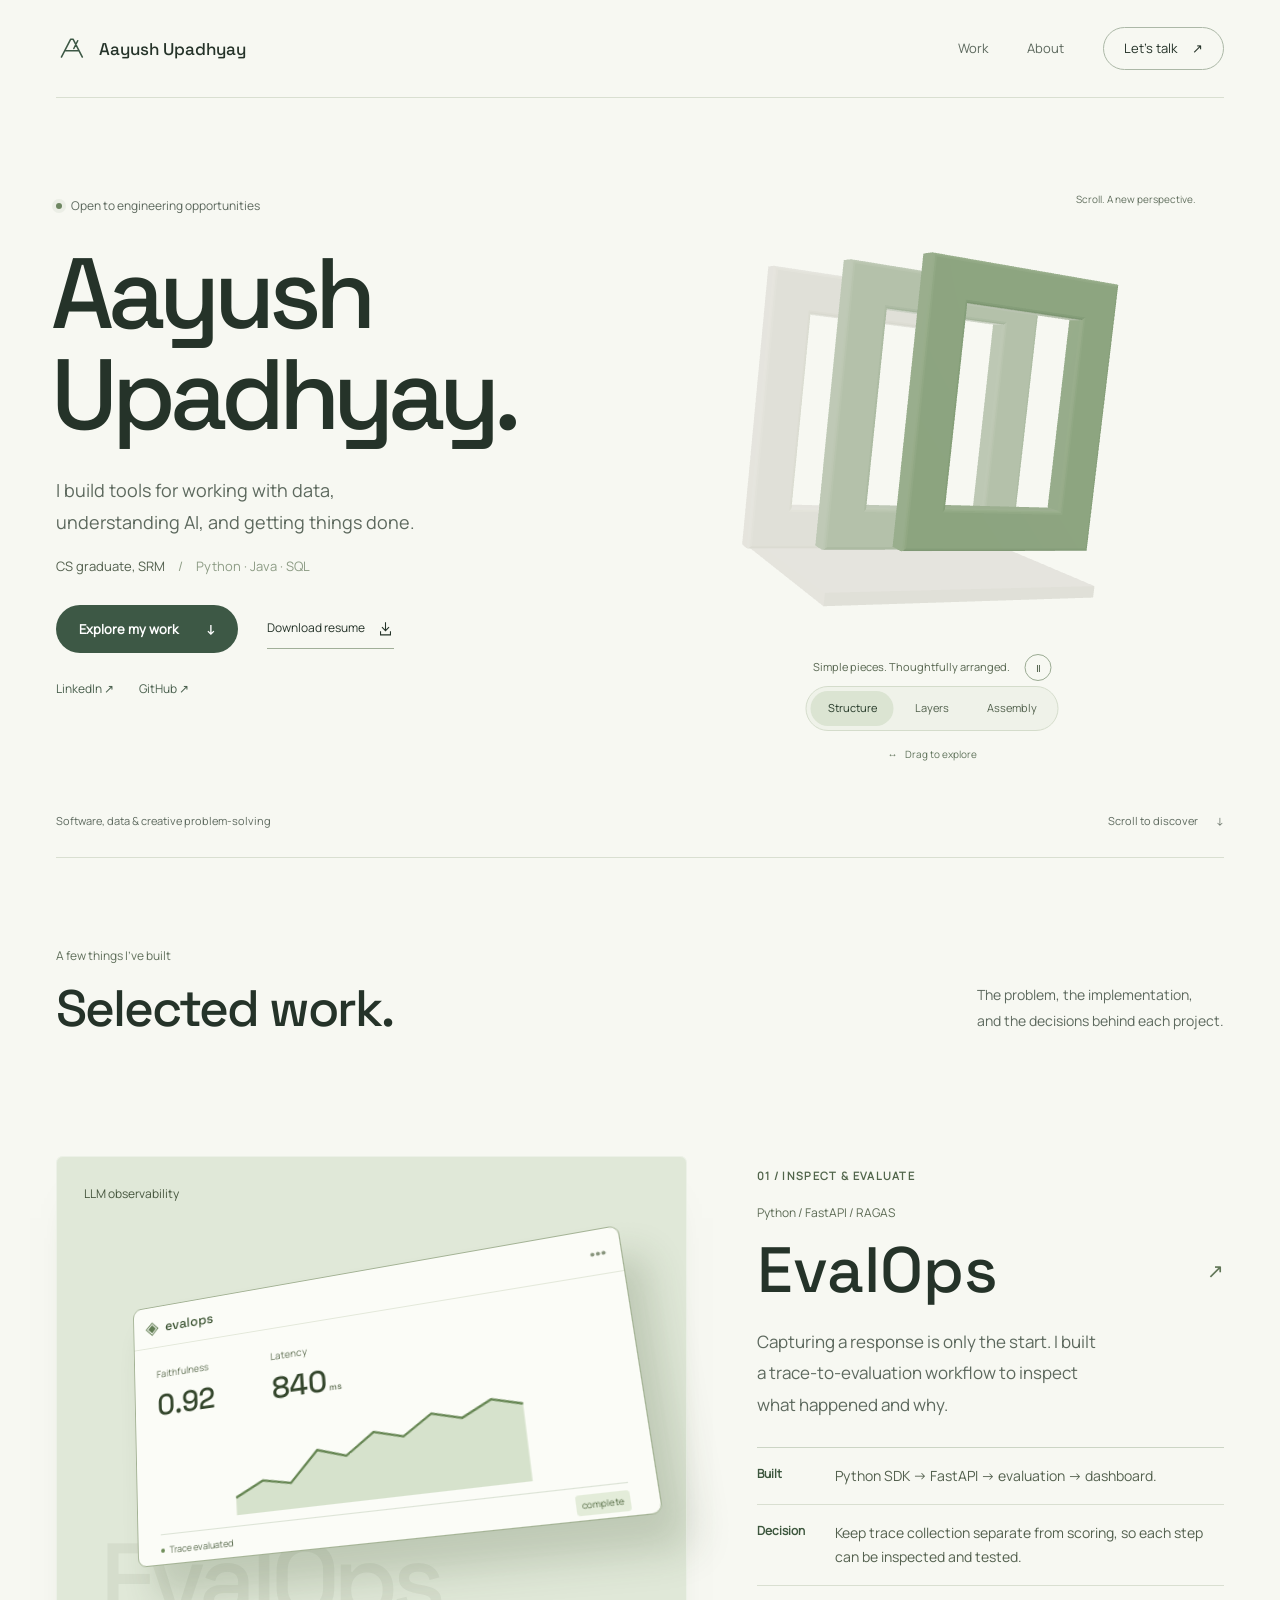
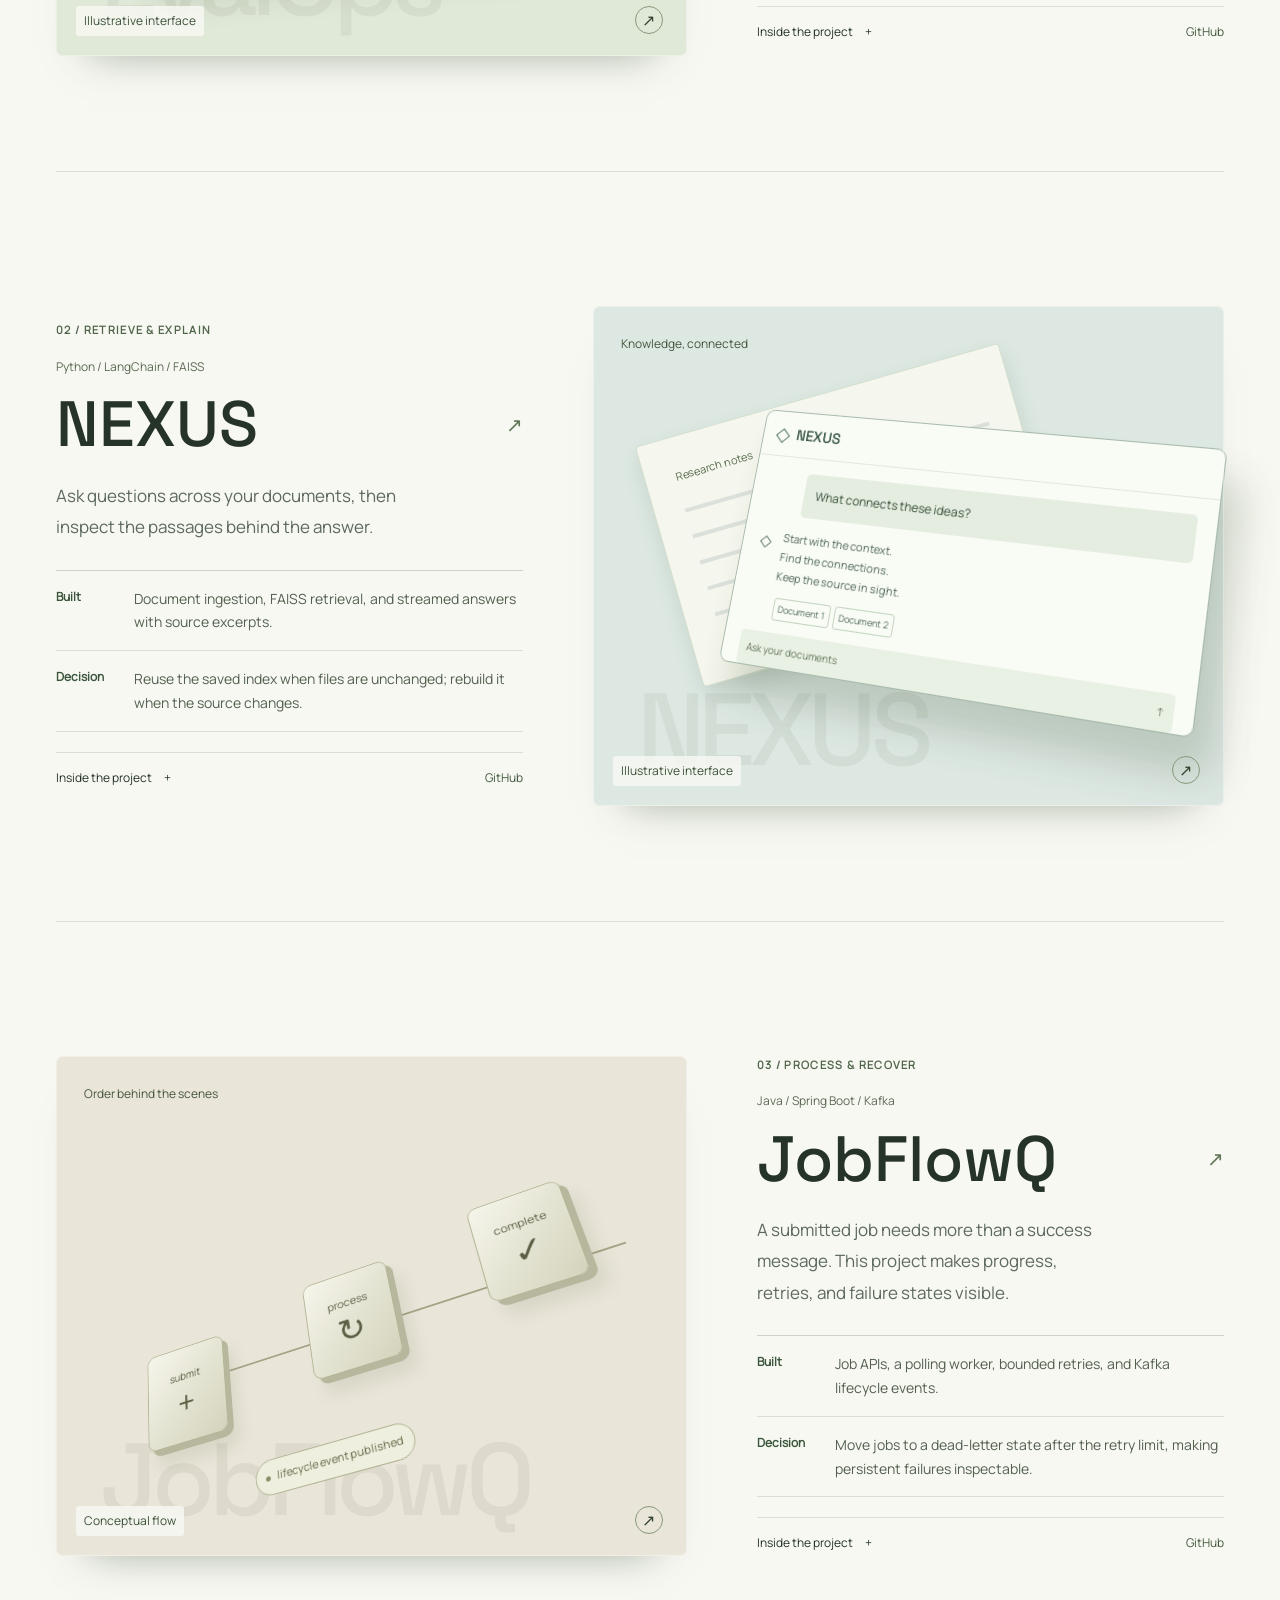
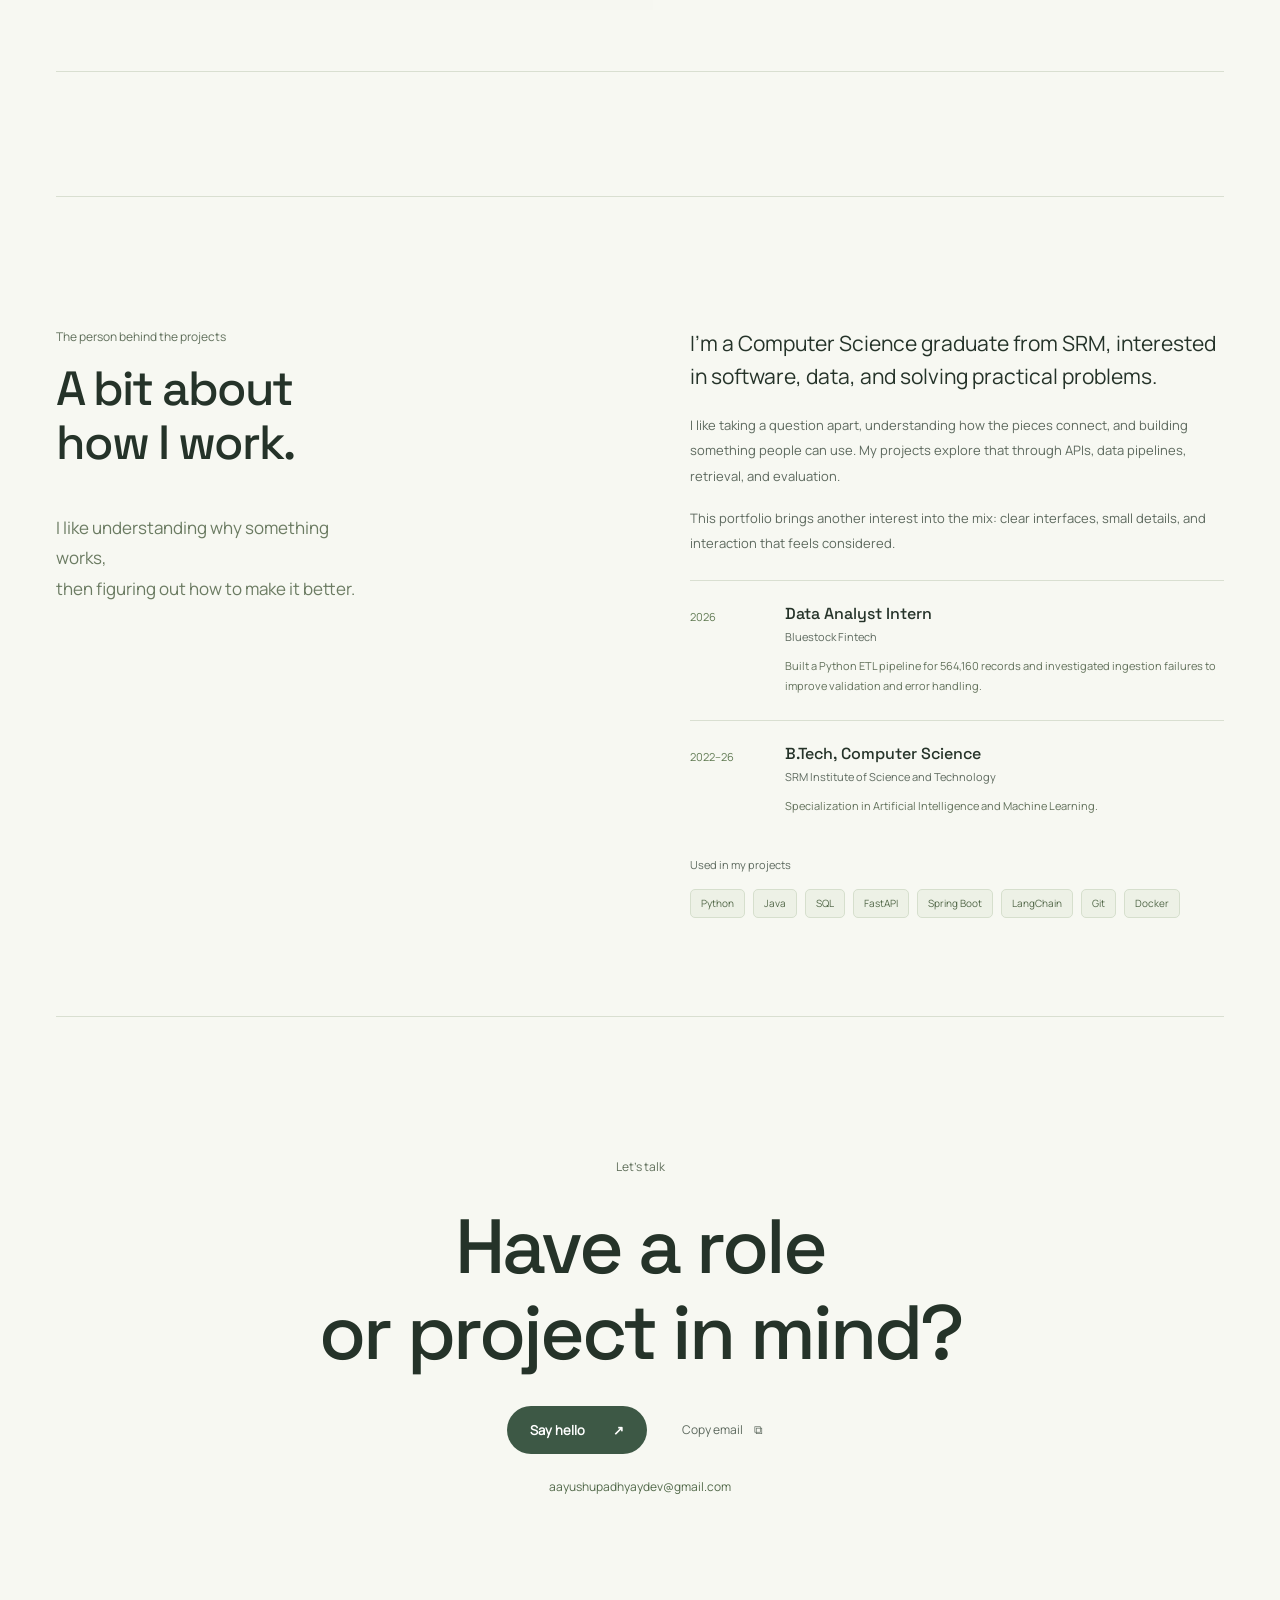
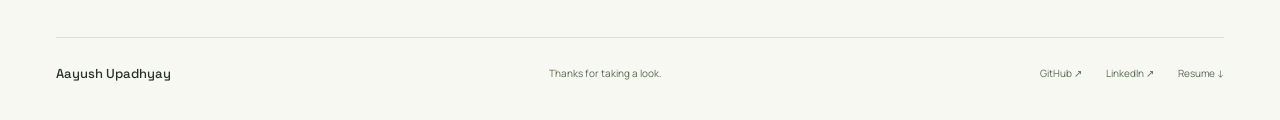
<file: index.html>
<!doctype html>
<html lang="en">
<head>
<meta charset="utf-8"><meta name="viewport" content="width=device-width,initial-scale=1">
<meta name="theme-color" content="#f7f8f2">
<title>Aayush Upadhyay — Engineer, builder, curious mind</title>
<meta name="description" content="Aayush Upadhyay's selected work: EvalOps, NEXUS, and JobFlowQ. Software, data, AI applications, and thoughtfully crafted interfaces.">
<link rel="canonical" href="https://aayushupadhyay.dev/">
<meta property="og:url" content="https://aayushupadhyay.dev/">
<meta property="og:image" content="https://aayushupadhyay.dev/assets/social-preview.png">
<meta property="og:image:alt" content="Aayush Upadhyay — Software, data and AI. Selected projects: EvalOps, NEXUS and JobFlowQ.">
<meta name="twitter:card" content="summary_large_image">
<meta property="og:title" content="Aayush Upadhyay — Selected work"><meta property="og:description" content="Software. Data. AI. Thoughtful interfaces. Explore three projects in an interactive 3D studio."><meta property="og:type" content="website">
<link rel="icon" href="assets/favicon.svg" type="image/svg+xml">
<link rel="preload" href="assets/space-grotesk.ttf" as="font" type="font/ttf" crossorigin>
<link rel="stylesheet" href="style.css"><link rel="stylesheet" href="natural.css"><link rel="stylesheet" href="motion.css"><link rel="stylesheet" href="evidence.css">
<script src="app.js" defer></script><script src="motion.js" defer></script><script type="module" src="scene.js"></script>
</head>
<body><div class="reading-progress" aria-hidden="true"><span></span></div>
<a class="skip-link" href="#work">Skip to selected work</a>
<header class="site-header wrap">
 <a class="wordmark" href="#home" aria-label="Aayush Upadhyay, home"><svg viewBox="0 0 40 40" aria-hidden="true"><path d="M7 31 19 8h3l12 23M12 23h17M28 10l-5 10"/></svg><span>Aayush <span class="surname">Upadhyay</span></span></a>
 <nav aria-label="Main navigation"><a href="#work">Work</a><a href="#about">About</a><a class="nav-contact" href="#contact">Let’s talk <span aria-hidden="true">↗</span></a></nav>
</header>
<main>
<section class="hero wrap" id="home">
 <div class="hero-copy">
  <p class="availability"><span></span>Open to engineering opportunities</p>
  <h1>Aayush<br>Upadhyay<span class="name-dot">.</span></h1>
  <p class="hero-intro">I build tools for working with data,<br>understanding AI, and getting things done.</p>
  <p class="hero-credentials">CS graduate, SRM <span aria-hidden="true">/</span> <span class="credential-skills">Python · Java · SQL</span></p>
  <div class="hero-actions"><a class="button primary" href="#work">Explore my work <span aria-hidden="true">↓</span></a><a class="resume-link" href="assets/Aayush-Upadhyay-Resume.pdf" download>Download resume <svg viewBox="0 0 24 24" aria-hidden="true"><path d="M12 3v12m-5-5 5 5 5-5M5 16v5h14v-5"/></svg></a></div>
  <div class="hero-socials"><a href="https://www.linkedin.com/in/aayush-upadhyay-63bb3a27b" target="_blank" rel="noopener">LinkedIn ↗</a><a href="https://github.com/Aayush-25" target="_blank" rel="noopener">GitHub ↗</a></div>
 </div>
 <div class="hero-art"><span class="art-coordinate" aria-hidden="true">Scroll. A new perspective.</span>
  <div class="scene-glow" aria-hidden="true"></div>
  <div class="scene-frame" id="scene-frame">
   <div class="scene-fallback" aria-hidden="true"><div></div><div></div><div></div></div>
   <canvas id="scene" tabindex="0" role="img" aria-label="Interactive 3D sculpture. Drag horizontally or use left and right arrow keys to rotate. The buttons below change its shape."></canvas>
  </div>
  <div class="art-caption"><span id="scene-title">Simple pieces. Thoughtfully arranged.</span><button id="motion-toggle" type="button" aria-pressed="false" aria-label="Pause 3D animation"><span class="motion-icon" aria-hidden="true">Ⅱ</span></button></div>
  <div class="scene-controls" role="group" aria-label="Choose a 3D sculpture"><button class="active" data-form="connected" aria-pressed="true">Structure</button><button data-form="layers" aria-pressed="false">Layers</button><button data-form="flow" aria-pressed="false">Assembly</button></div>
  <p class="drag-hint"><span aria-hidden="true">↔</span> Drag to explore</p>
 </div>
 <div class="hero-footer"><span>Software, data & creative problem-solving</span><span>Scroll to discover <span aria-hidden="true">↓</span></span></div>
</section>
<section class="work-section wrap" id="work">
 <div class="section-heading"><div><p class="section-kicker">A few things I’ve built</p><h2>Selected work<span>.</span></h2></div><p>The problem, the implementation,<br>and the decisions behind each project.</p></div>
 <div class="project-grid">
 <article class="project-card eval-card">
  <button class="project-visual eval-visual" data-project="evalops" aria-label="Explore EvalOps project">
   <span class="project-watermark" aria-hidden="true">EvalOps</span><span class="visual-tag">LLM observability</span>
   <div class="mini-dashboard" aria-hidden="true"><div class="mini-top"><span class="mini-logo">◈</span> evalops <span class="mini-menu">•••</span></div><div class="mini-body"><div class="mini-stats"><span>Faithfulness<strong>0.92</strong></span><span>Latency<strong>840<span> ms</span></strong></span></div><div class="chart"><svg viewBox="0 0 250 80"><defs><linearGradient id="chart-fill" x1="0" y1="0" x2="0" y2="1"><stop stop-color="#b5a0fa" stop-opacity=".3"/><stop offset="1" stop-color="#b5a0fa" stop-opacity="0"/></linearGradient></defs><path class="chart-area" d="M0 65 25 53 50 58 75 33 100 41 125 24 150 31 175 15 200 22 225 10 250 17V80H0Z"/><path class="chart-line" d="M0 65 25 53 50 58 75 33 100 41 125 24 150 31 175 15 200 22 225 10 250 17"/></svg></div><div class="trace-line"><i></i><span>Trace evaluated</span><em>complete</em></div></div></div>
   <span class="mockup-note">Illustrative interface</span><span class="visual-open" aria-hidden="true">↗</span>
  </button>
  <div class="project-info"><p class="project-number">01 / INSPECT & EVALUATE</p><div class="project-meta"><span>Python / FastAPI / RAGAS</span><span>Featured project</span></div>
  <h3><button data-project="evalops">EvalOps <span aria-hidden="true">↗</span></button></h3>
  <p>Capturing a response is only the start. I built a trace-to-evaluation workflow to inspect what happened and why.</p>
  <dl class="project-evidence"><div><dt>Built</dt><dd>Python SDK → FastAPI → evaluation → dashboard.</dd></div><div><dt>Decision</dt><dd>Keep trace collection separate from scoring, so each step can be inspected and tested.</dd></div></dl>
  <div class="project-links"><button class="text-button" data-project="evalops">Inside the project <span aria-hidden="true">+</span></button><a href="https://github.com/Aayush-25/evalops" target="_blank" rel="noopener" aria-label="EvalOps source on GitHub">GitHub</a></div></div>
 </article>
 <article class="project-card nexus-card">
  <button class="project-visual nexus-visual" data-project="nexus" aria-label="Explore NEXUS project">
   <span class="project-watermark" aria-hidden="true">NEXUS</span><span class="visual-tag">Knowledge, connected</span>
   <div class="document-back" aria-hidden="true"><span>Research notes</span><i></i><i></i><i></i><i></i><i></i></div>
   <div class="mini-chat" aria-hidden="true"><div class="mini-top"><span class="nexus-glyph">◇</span> NEXUS</div><div class="chat-question">What connects these ideas?</div><div class="chat-answer"><span>◇</span><p>Start with the context.<br>Find the connections.<br>Keep the source in sight.</p></div><div class="source-pills"><span>Document 1</span><span>Document 2</span></div><div class="chat-input">Ask your documents <span>↑</span></div></div>
   <span class="mockup-note">Illustrative interface</span><span class="visual-open" aria-hidden="true">↗</span>
  </button>
  <div class="project-info"><p class="project-number">02 / RETRIEVE & EXPLAIN</p><div class="project-meta"><span>Python / LangChain / FAISS</span><span>RAG application</span></div>
  <h3><button data-project="nexus">NEXUS <span aria-hidden="true">↗</span></button></h3>
  <p>Ask questions across your documents, then inspect the passages behind the answer.</p>
  <dl class="project-evidence"><div><dt>Built</dt><dd>Document ingestion, FAISS retrieval, and streamed answers with source excerpts.</dd></div><div><dt>Decision</dt><dd>Reuse the saved index when files are unchanged; rebuild it when the source changes.</dd></div></dl>
  <div class="project-links"><button class="text-button" data-project="nexus">Inside the project <span aria-hidden="true">+</span></button><a href="https://github.com/Aayush-25/Nexus" target="_blank" rel="noopener" aria-label="NEXUS source on GitHub">GitHub</a></div></div>
 </article>
 <article class="project-card job-card">
  <button class="project-visual job-visual" data-project="jobflowq" aria-label="Explore JobFlowQ project">
   <span class="project-watermark" aria-hidden="true">JobFlowQ</span><span class="visual-tag">Order behind the scenes</span>
   <div class="queue-art" aria-hidden="true"><div class="queue-rail"></div><div class="queue-node node-one"><span>submit</span><b>+</b></div><div class="queue-node node-two"><span>process</span><b>↻</b></div><div class="queue-node node-three"><span>complete</span><b>✓</b></div><div class="event-chip"><i></i> lifecycle event published</div></div>
   <span class="mockup-note">Conceptual flow</span><span class="visual-open" aria-hidden="true">↗</span>
  </button>
  <div class="project-info"><p class="project-number">03 / PROCESS & RECOVER</p><div class="project-meta"><span>Java / Spring Boot / Kafka</span><span>Job processing</span></div>
  <h3><button data-project="jobflowq">JobFlowQ <span aria-hidden="true">↗</span></button></h3>
  <p>A submitted job needs more than a success message. This project makes progress, retries, and failure states visible.</p>
  <dl class="project-evidence"><div><dt>Built</dt><dd>Job APIs, a polling worker, bounded retries, and Kafka lifecycle events.</dd></div><div><dt>Decision</dt><dd>Move jobs to a dead-letter state after the retry limit, making persistent failures inspectable.</dd></div></dl>
  <div class="project-links"><button class="text-button" data-project="jobflowq">Inside the project <span aria-hidden="true">+</span></button><a href="https://github.com/Aayush-25/jobflowq" target="_blank" rel="noopener" aria-label="JobFlowQ source on GitHub">GitHub</a></div></div>
 </article>
 </div>
</section>
<section class="about-section wrap" id="about">
 <div class="about-lead"><p class="section-kicker">The person behind the projects</p><h2>A bit about<br>how I work<span>.</span></h2><p class="about-aside">I like understanding why something works,<br>then figuring out how to make it better.</p></div>
 <div class="about-detail"><p class="large-copy">I’m a Computer Science graduate from SRM, interested in software, data, and solving practical problems.</p><p>I like taking a question apart, understanding how the pieces connect, and building something people can use. My projects explore that through APIs, data pipelines, retrieval, and evaluation.</p><p>This portfolio brings another interest into the mix: clear interfaces, small details, and interaction that feels considered.</p>
 <div class="experience-block"><span class="experience-year">2026</span><div><h3>Data Analyst Intern</h3><p>Bluestock Fintech</p><p class="experience-description">Built a Python ETL pipeline for 564,160 records and investigated ingestion failures to improve validation and error handling.</p></div></div>
 <div class="experience-block"><span class="experience-year">2022–26</span><div><h3>B.Tech, Computer Science</h3><p>SRM Institute of Science and Technology</p><p class="experience-description">Specialization in Artificial Intelligence and Machine Learning.</p></div></div>
 <div class="toolbox"><span>Used in my projects</span><ul><li>Python</li><li>Java</li><li>SQL</li><li>FastAPI</li><li>Spring Boot</li><li>LangChain</li><li>Git</li><li>Docker</li></ul></div>
 </div>
</section>
<section class="contact-section wrap" id="contact"><div class="contact-orbit" aria-hidden="true"></div><p class="section-kicker">Let’s talk</p><h2>Have a role<br>or project in mind<span>?</span></h2><div class="contact-actions"><a class="button primary" href="mailto:aayushupadhyaydev@gmail.com">Say hello <span aria-hidden="true">↗</span></a><button class="copy-email" id="copy-email">Copy email <span aria-hidden="true">⧉</span></button></div><a class="email-address" href="mailto:aayushupadhyaydev@gmail.com">aayushupadhyaydev@gmail.com</a><p class="copy-status" id="copy-status" role="status" aria-live="polite"></p></section>
</main>
<footer class="site-footer wrap"><a class="footer-name" href="#home">Aayush Upadhyay</a><p>Thanks for taking a look.</p><div><a href="https://github.com/Aayush-25" target="_blank" rel="noopener">GitHub ↗</a><a href="https://www.linkedin.com/in/aayush-upadhyay-63bb3a27b" target="_blank" rel="noopener">LinkedIn ↗</a><a href="assets/Aayush-Upadhyay-Resume.pdf" download>Resume ↓</a></div></footer>
<dialog id="project-dialog" aria-labelledby="dialog-title"><div class="dialog-shell"><button class="dialog-close" aria-label="Close project details">×</button><p class="dialog-type" id="dialog-type"></p><h2 id="dialog-title"></h2><p class="dialog-intro" id="dialog-intro"></p><div class="dialog-tags" id="dialog-tags"></div><div class="dialog-content" id="dialog-content"></div><div class="project-share"><button id="copy-project-link" class="text-button" type="button">Copy project link ↗</button><span id="project-copy-status" role="status" aria-live="polite"></span></div><div class="dialog-bottom"><a id="dialog-github" class="button primary" target="_blank" rel="noopener">Explore the code <span aria-hidden="true">↗</span></a><button class="text-button dialog-close-text">Back to work</button></div></div></dialog>
</body></html>
</file>
<file: style.css>
@font-face{font-family:Manrope;src:url('assets/manrope.ttf') format('truetype');font-display:swap;font-weight:400}@font-face{font-family:Space;src:url('assets/space-grotesk.ttf') format('truetype');font-display:swap;font-weight:500}
:root{--bg:#11101a;--surface:#1b1927;--ink:#f0edf6;--muted:#aaa5b9;--faint:#716d81;--lilac:#c7b4fc;--line:#302c40;--blue:#9ecad9;--peach:#e5bcaa;--display:Space,Arial,sans-serif;--body:Manrope,Arial,sans-serif}
*{box-sizing:border-box}html{scroll-behavior:smooth;scroll-padding-top:28px}body{margin:0;background:var(--bg);color:var(--ink);font:400 15px/1.7 var(--body);-webkit-font-smoothing:antialiased}body.modal-open{overflow:hidden}button,a,input{-webkit-tap-highlight-color:transparent}a{color:inherit;text-decoration:none}button{color:inherit;font:inherit;cursor:pointer;border:0}button:disabled{cursor:default}button,a{touch-action:manipulation}button:focus-visible,a:focus-visible,canvas:focus-visible{outline:2px solid var(--lilac);outline-offset:6px}::selection{background:#c7b4fc;color:#171522}h1,h2,h3,p{margin:0}h1,h2,h3{font-family:var(--display);font-weight:500;line-height:1.1}svg{display:block}img{max-width:100%}.wrap{width:calc(100% - 112px);max-width:1320px;margin-inline:auto}.skip-link{position:fixed;top:8px;left:16px;background:var(--lilac);color:var(--bg);padding:10px 18px;z-index:20;transform:translateY(-160%)}.skip-link:focus{transform:none}
.site-header{height:110px;display:flex;align-items:center;justify-content:space-between;border-bottom:1px solid var(--line)}.wordmark{display:flex;align-items:center;gap:12px;font:500 17px var(--display)}.wordmark svg{width:31px;height:35px;stroke:var(--lilac);fill:none;stroke-width:2;stroke-linecap:round;stroke-linejoin:round}.site-header nav{display:flex;gap:39px;align-items:center;font-size:13px}.site-header nav>a{color:var(--muted);transition:color .2s}.site-header nav>a:hover{color:var(--ink)}.site-header .nav-contact{border:1px solid #625771;border-radius:99px;color:var(--ink);padding:9px 20px}.nav-contact span{padding-left:12px}
.hero{position:relative;display:grid;grid-template-columns:1fr 1fr;min-height:750px;padding-top:90px}.hero-copy{position:relative;z-index:2;pointer-events:none}.hero-copy a{pointer-events:auto}.availability{font-size:12px;color:var(--muted);display:flex;align-items:center;gap:9px;margin-bottom:28px}.availability>span{display:block;width:6px;height:6px;border-radius:50%;background:#bfcfae;box-shadow:0 0 0 4px #bfcfae12}h1{font-size:clamp(66px,7.65vw,110px);letter-spacing:-7px;line-height:1.01;margin-left:-5px}.name-dot{color:var(--lilac)}.hero-intro{color:var(--muted);font-size:16px;line-height:1.85;margin-top:28px}.hero-actions{display:flex;align-items:center;gap:29px;margin-top:34px}.button{display:inline-flex;align-items:center;justify-content:center;gap:28px;padding:15px 23px;border-radius:9px;font-size:13px;font-weight:600;line-height:1.4;min-height:48px;transition:background .2s,transform .2s}.button.primary{background:var(--lilac);color:#1a1428}.button.primary:hover{background:#dbcfff;transform:translateY(-2px)}.resume-link{display:inline-flex;align-items:center;gap:12px;font-size:12px}.resume-link svg{width:17px;height:17px;stroke:currentColor;fill:none;stroke-width:1.5}.hero-note{display:flex;align-items:center;gap:13px;margin-top:46px;color:var(--faint);font-size:11px;line-height:1.5}.small-orbit{font-size:33px;color:#81738f}.hero-art{position:relative;align-self:start;height:555px;margin-top:-40px;isolation:isolate}.scene-glow{position:absolute;inset:10% 1% 15%;background:radial-gradient(ellipse,#705b9925,transparent 68%);filter:blur(32px);z-index:-1}.scene-frame{position:absolute;inset:0 -25px 53px}.scene-frame canvas{display:block;width:100%;height:100%;touch-action:pan-y;cursor:grab;position:relative;z-index:2;outline-offset:-8px}.scene-frame canvas:active{cursor:grabbing}.scene-fallback{position:absolute;inset:18% 17%;transform:rotate(-28deg);display:grid;place-items:center;opacity:.6}.scene-frame.webgl-ready .scene-fallback{display:none}.scene-fallback>div{position:absolute;width:72%;aspect-ratio:1;border-radius:50%;border:45px solid #a493c7;box-shadow:inset 10px 8px 30px #fff3,12px 14px 25px #0007;transform:rotateY(30deg)}.scene-fallback>div:nth-child(2){transform:rotateX(58deg) rotateZ(70deg);border-color:#6c617f}.scene-fallback>div:nth-child(3){transform:rotateY(65deg);border-color:#d3c5e7}.art-caption{position:absolute;bottom:65px;left:50%;transform:translateX(-50%);display:flex;align-items:center;gap:15px;white-space:nowrap;font-size:11px;color:var(--muted)}#motion-toggle{background:transparent;border:1px solid #4a415d;border-radius:50%;height:27px;width:27px;line-height:20px;display:grid;place-items:center;padding:0;font-size:10px}.scene-controls{position:absolute;bottom:15px;left:50%;transform:translateX(-50%);display:flex;gap:4px;padding:4px;border:1px solid #3a334a;background:#17131f;border-radius:100px}.scene-controls button{background:transparent;color:var(--muted);font-size:11px;border-radius:50px;padding:8px 17px}.scene-controls button.active{color:var(--ink);background:#3a304d}.drag-hint{position:absolute;bottom:-17px;text-align:center;width:100%;font-size:10px;color:#908599}.drag-hint span{margin-right:5px}.hero-footer{grid-column:1/-1;align-self:end;display:flex;align-items:center;justify-content:space-between;color:#9a92ab;border-bottom:1px solid var(--line);padding:34px 0 26px;font-size:11px}.hero-footer>span:last-child{display:flex;gap:18px}
.work-section{padding-block:107px 108px}.section-heading{display:flex;align-items:end;justify-content:space-between;gap:24px;margin-bottom:44px}.section-kicker{font-size:12px;color:var(--muted);margin-bottom:15px}.section-heading h2,.about-section h2{font-size:clamp(36px,4vw,54px);letter-spacing:-2px}.section-heading h2 span,.about-section h2 span,.contact-section h2 span{color:var(--lilac)}.section-heading>p{color:var(--muted);font-size:12px;line-height:1.9;padding-bottom:3px}.project-grid{display:grid;grid-template-columns:repeat(3,minmax(0,1fr));gap:26px}.project-visual{height:295px;display:block;width:100%;border-radius:14px;overflow:hidden;position:relative;text-align:left;isolation:isolate;transition:box-shadow .3s;background:none}.project-visual:hover{box-shadow:0 0 0 1px #ffffff50}.eval-visual{background:radial-gradient(at 70% 30%,#686078,#4b425b 60%,#302936)}.nexus-visual{background:radial-gradient(at 70% 30%,#59717b,#394e58 70%)}.job-visual{background:radial-gradient(at 60% 0%,#876f67,#5d4641 75%)}.visual-tag{position:absolute;top:22px;left:22px;z-index:2;color:#f0eaf0b8;font-size:10px}.visual-open{position:absolute;right:16px;bottom:17px;width:28px;height:28px;display:grid;place-items:center;border:1px solid #ffffff36;border-radius:50%;color:#f1eaf1;font-size:16px}.mockup-note{position:absolute;bottom:22px;left:22px;color:#e2d6e1;font-size:9px}.project-meta{font-size:9px;color:#a59cae;display:flex;justify-content:space-between;gap:8px;margin-top:24px;margin-bottom:12px}.project-meta>span:last-child{color:#7f768d}.project-card h3{font-size:29px;letter-spacing:-.8px;margin-bottom:13px}.project-card h3 button{font:inherit;background:none;padding:0;display:flex;justify-content:space-between;align-items:center;width:100%;text-align:left}.project-card h3 span{font:20px var(--body);color:#8a7b98}.project-card>p{font-size:12px;color:var(--muted);line-height:1.85;min-height:47px;max-width:32ch}.project-links{display:flex;align-items:center;justify-content:space-between;border-top:1px solid var(--line);margin-top:24px;padding-top:15px;font-size:11px}.text-button{background:none;padding:3px 0;color:var(--ink);font-size:11px}.text-button span{margin-left:10px}.project-links>a{color:#b3a7c3}.project-links>a:hover,.text-button:hover{text-decoration:underline;text-underline-offset:5px}
.mini-dashboard{position:absolute;top:69px;left:9%;width:82%;height:190px;transform:perspective(700px) rotateY(-15deg) rotateX(12deg) rotateZ(-8deg);background:#1c1727;box-shadow:10px 22px 30px #150b234d;border:1px solid #a79bb257;border-radius:9px;transition:transform .6s cubic-bezier(.2,.8,.2,1)}.eval-visual:hover .mini-dashboard{transform:perspective(700px) rotateY(-6deg) rotateX(3deg) rotateZ(-3deg)}.mini-top{display:flex;align-items:center;gap:7px;height:33px;border-bottom:1px solid #ffffff13;font:500 10px var(--display);padding:0 13px;color:#e0d5f2}.mini-logo{font-size:19px;color:#cab4ff}.mini-menu{margin-left:auto;color:#746d84}.mini-body{padding:11px 15px}.mini-stats{display:flex;gap:28px;color:#938b9e;font-size:7px}.mini-stats strong{font:20px var(--display);display:block;color:#e5dbf6;margin-top:4px}.mini-stats strong span{font-size:9px;color:#a99eb8}.chart{height:60px;margin:8px 0}.chart svg{height:100%;width:100%}.chart-line{stroke:#c0a6fa;stroke-width:2;fill:none}.chart-area{fill:url(#chart-fill)}.trace-line{display:flex;align-items:center;gap:5px;font-size:7px;border-top:1px solid #ffffff0d;padding-top:6px;color:#b5a9c5}.trace-line i{width:4px;height:4px;background:#a6ccaf;border-radius:50%}.trace-line em{font-style:normal;font-size:6px;margin-left:auto;color:#b5d5bd;background:#2a3b30;padding:2px 5px;border-radius:3px}.document-back{position:absolute;top:55px;left:18%;width:54%;height:155px;transform:rotate(-16deg);background:#bfd2d4;border:1px solid #d9eded;box-shadow:0 10px 20px #213a3c33;padding:20px;border-radius:4px;color:#4f6669;font-size:8px}.document-back i{height:3px;background:#627f802d;display:block;margin-top:11px}.document-back i:nth-child(3){width:80%}.document-back i:nth-child(5){width:60%}.mini-chat{position:absolute;width:75%;left:19%;top:70px;height:190px;background:#182b32;border:1px solid #66868a;border-radius:9px;transform:perspective(650px) rotateY(-13deg) rotateX(10deg) rotateZ(7deg);box-shadow:12px 20px 22px #10232955;transition:transform .6s}.nexus-visual:hover .mini-chat{transform:perspective(650px) rotateY(0) rotateX(0) rotateZ(2deg)}.nexus-glyph{color:#a5cace;font-size:20px}.mini-chat .mini-top{color:#d4e5e7}.chat-question{font-size:8px;background:#344d56;padding:9px;border-radius:5px;margin:11px 12px 8px 40px;color:#d7e7e9}.chat-answer{display:flex;gap:8px;font-size:7px;line-height:1.7;color:#a8bfc6;margin-inline:14px}.chat-answer>span{font-size:16px}.source-pills{margin:7px 0 8px 35px;display:flex;gap:4px;font-size:6px;color:#a9c7cf}.source-pills>span{border:1px solid #46616b;border-radius:3px;padding:2px 4px}.chat-input{display:flex;justify-content:space-between;background:#263a42;color:#91a8b0;margin:0 12px;border-radius:4px;padding:6px;font-size:7px}.queue-art{position:absolute;inset:35px 12px 20px;transform:perspective(700px) rotateX(25deg) rotateY(-20deg) rotateZ(-10deg);transition:transform .6s}.job-visual:hover .queue-art{transform:perspective(700px) rotateX(15deg) rotateY(-10deg) rotateZ(-5deg)}.queue-rail{position:absolute;height:2px;left:8%;right:6%;top:50%;background:#d5a38b;box-shadow:0 0 10px #e8b49950}.queue-node{position:absolute;width:70px;height:80px;background:linear-gradient(135deg,#d4b9a9,#9b7569);border-radius:10px;box-shadow:6px 7px 0 #523e3e,12px 20px 16px #35202260;border:1px solid #e1c1af;display:flex;flex-direction:column;align-items:center;justify-content:center;gap:3px;color:#4d3333;top:34%}.queue-node>span{font-size:8px}.queue-node b{font-size:24px;font-weight:400;line-height:1}.node-one{left:4%;transform:translateY(15px)}.node-two{left:38%;transform:translateY(-8px)}.node-three{left:71%;transform:translateY(-31px)}.event-chip{position:absolute;bottom:23px;left:21%;font-size:8px;padding:7px 10px;border:1px solid #b0806d;background:#503938;border-radius:20px;color:#eed0be;white-space:nowrap}.event-chip i{display:inline-block;width:5px;height:5px;border-radius:50%;background:#d9bba8;margin-right:5px}
.about-section{border-top:1px solid var(--line);display:grid;grid-template-columns:1fr 1fr;gap:100px;padding-block:102px 98px}.about-section h2{font-size:48px;line-height:1.13;letter-spacing:-2px}.about-detail>.large-copy{font-size:21px;color:var(--ink);line-height:1.6;margin-bottom:19px}.about-detail>p{font-size:13px;color:var(--muted);line-height:1.95;margin-bottom:17px}.about-emblem{width:220px;height:210px;position:relative;display:grid;place-items:center;margin-top:43px;margin-left:8px}.about-emblem>div{position:absolute;width:180px;height:180px;border:1px solid #75618b;border-radius:50%;transform:rotateX(60deg) rotateY(20deg)}.about-emblem>div:nth-child(2){transform:rotateX(20deg) rotateY(60deg)}.about-emblem>div:nth-child(3){transform:rotateX(30deg) rotateY(-60deg);border-color:#a89aaf}.about-emblem>span{font:500 20px/1.2 var(--display);text-align:center;color:#c2b4d1;letter-spacing:-.5px}.experience-block{display:flex;gap:27px;padding-top:24px;margin-top:23px;border-top:1px solid var(--line)}.experience-year{width:68px;flex-shrink:0;color:#9a88b4;font-size:11px;padding-top:3px}.experience-block h3{font-size:16px;margin-bottom:6px}.experience-block p{font-size:11px;color:var(--muted)}.experience-block .experience-description{margin-top:9px;line-height:1.85;color:#9791a3}.toolbox{margin-top:35px}.toolbox>span{font-size:11px;color:var(--muted)}.toolbox ul{display:flex;flex-wrap:wrap;gap:8px;list-style:none;padding:0;margin:12px 0 0}.toolbox li{padding:5px 10px;border:1px solid var(--line);border-radius:5px;color:#bfb5cb;font-size:10px}
.contact-section{border-top:1px solid var(--line);position:relative;overflow:hidden;padding-block:92px 95px;text-align:center}.contact-section h2{font-size:clamp(40px,5.5vw,72px);letter-spacing:-3px;line-height:1.12}.contact-section .section-kicker{margin-bottom:20px}.contact-actions{display:flex;justify-content:center;align-items:center;gap:25px;margin-top:31px}.copy-email{background:none;font-size:12px;color:var(--muted);padding:10px}.copy-email>span{margin-left:9px}.email-address{display:inline-block;margin-top:23px;color:var(--faint);font-size:12px}.email-address:hover{color:var(--ink)}.copy-status{font-size:11px;min-height:20px;margin-top:8px;color:var(--lilac)}.contact-orbit{position:absolute;left:50%;top:25%;width:710px;height:240px;transform:translateX(-50%) rotate(-22deg);border:1px solid #84719416;border-radius:50%;z-index:-1}.site-footer{border-top:1px solid var(--line);padding-block:25px 35px;display:flex;gap:20px;justify-content:space-between;align-items:center;font-size:10px;color:#a296ae}.footer-name{font-family:var(--display);font-size:13px;color:var(--ink)}.site-footer>div{display:flex;gap:24px}.site-footer a:hover{color:var(--lilac)}
dialog{padding:0;border:1px solid #51445f;border-radius:20px;background:#1b1726;color:var(--ink);width:min(700px,calc(100% - 32px));max-height:calc(100dvh - 48px);overflow:auto;box-shadow:0 35px 120px #0009}dialog::backdrop{background:#07050dd9;backdrop-filter:blur(9px)}.dialog-shell{padding:48px;position:relative}.dialog-close{position:absolute;right:18px;top:15px;display:grid;place-items:center;border:1px solid #554561;background:#2a2236;width:34px;height:34px;border-radius:50%;font-size:24px;line-height:1}.dialog-type{font-size:11px;color:var(--lilac);margin-bottom:18px}dialog h2{font-size:49px;letter-spacing:-2px}.dialog-intro{color:#c4b7ce;font-size:15px;line-height:1.8;margin-top:20px}.dialog-tags{display:flex;gap:7px;flex-wrap:wrap;margin-top:23px}.dialog-tags span{font-size:10px;border:1px solid #473951;color:#b9a7c8;border-radius:5px;padding:4px 8px}.dialog-content{margin-top:30px;border-top:1px solid #3c3048;padding-top:7px}.dialog-content h3{font-size:19px;margin-top:23px;margin-bottom:12px}.dialog-content p,.dialog-content li{font-size:13px;color:#bcb0c7;line-height:1.85}.dialog-content ul{padding-left:18px}.dialog-content li{margin-bottom:8px}.dialog-content .honest-note{border-left:2px solid #736086;padding-left:16px;margin-top:23px;color:#a69aae;font-size:11px}.dialog-bottom{display:flex;align-items:center;gap:25px;flex-wrap:wrap;margin-top:30px}
@media(min-width:1550px){.hero{min-height:800px}.hero-art{height:605px}}
@media(max-width:1100px){.wrap{width:calc(100% - 72px)}h1{font-size:85px;letter-spacing:-5px}.hero{min-height:700px;padding-top:75px}.hero-art{height:500px;margin-top:-15px}.hero-intro{font-size:14px}.hero-actions{gap:20px}.hero-actions .button{padding:15px 18px}.project-grid{gap:18px}.project-visual{height:265px}.project-meta{font-size:8px}.project-meta>span:last-child{display:none}.mini-dashboard{top:64px;height:180px}.mini-body{padding:8px 12px}.chart{height:56px}.queue-node{width:57px;height:65px}.mini-chat{top:63px}.about-section{gap:60px}.about-section h2{font-size:42px}.site-footer>p{display:none}}
@media(max-width:780px){.wrap{width:calc(100% - 40px)}.site-header{height:82px}.wordmark{font-size:15px;gap:7px}.wordmark svg{width:25px}.surname{display:none}.site-header nav{gap:22px;font-size:12px}.site-header .nav-contact{padding:7px 13px}.hero{grid-template-columns:1fr;padding-top:55px;min-height:auto}.hero-copy{max-width:100%}h1{font-size:clamp(62px,13vw,88px);letter-spacing:-4px}.availability{font-size:11px;margin-bottom:23px}.hero-intro{font-size:14px;margin-top:23px}.hero-actions{margin-top:26px;gap:25px}.hero-note{display:none}.hero-art{margin:0 auto;height:440px;width:min(100%,460px)}.scene-frame{inset:0 -12px 60px}.hero-footer{font-size:10px;padding:22px 0;margin-top:20px}.hero-footer>span:first-child{max-width:22ch}.work-section{padding-block:65px}.section-heading{align-items:start;gap:16px;margin-bottom:32px}.section-heading>p{display:none}.section-heading h2{font-size:39px}.project-grid{grid-template-columns:1fr;gap:44px}.project-visual{height:320px}.mini-dashboard{width:70%;left:15%;top:77px;height:207px}.mini-top{height:38px;font-size:12px}.mini-body{padding:10px 18px}.mini-stats{font-size:9px;gap:40px}.mini-stats strong{font-size:24px}.chart{height:67px}.trace-line{font-size:8px}.trace-line em{font-size:7px}.document-back{width:46%;left:22%;top:60px;height:170px}.mini-chat{width:65%;left:22%;top:78px;height:206px}.chat-question{font-size:10px}.chat-answer{font-size:8px}.source-pills{font-size:7px}.chat-input{font-size:8px}.queue-art{inset:35px 25px 20px}.queue-node{width:78px;height:83px}.queue-node>span{font-size:10px}.queue-node b{font-size:28px}.event-chip{bottom:30px;left:24%;font-size:9px}.project-meta{font-size:10px;margin-top:20px}.project-meta>span:last-child{display:block;font-size:9px}.project-card h3{font-size:30px}.project-card>p{max-width:45ch;font-size:13px;min-height:0}.project-links{margin-top:19px}.about-section{grid-template-columns:1fr;gap:25px;padding-block:60px}.about-section h2{font-size:40px}.about-emblem{display:none}.about-detail>.large-copy{font-size:20px}.contact-section{padding-block:65px 53px}.contact-section h2{font-size:48px;letter-spacing:-2px}.site-footer{flex-wrap:wrap;gap:18px;padding-block:23px}.site-footer>div{margin-left:auto;gap:17px}.dialog-shell{padding:37px 25px}.dialog-intro{font-size:14px}dialog h2{font-size:42px}}
@media(max-width:390px){.site-header nav{gap:15px}.hero-art{height:385px}.hero-actions{gap:18px}.hero-actions .button{padding:14px;font-size:12px}.project-visual{height:285px}.mini-dashboard{width:80%;left:10%;height:186px;top:65px}.chart{height:51px}.mini-chat{width:75%;left:18%;top:62px}.queue-art{inset:25px 16px}.queue-node{width:65px;height:75px}.contact-section h2{font-size:40px}.site-footer{flex-direction:column;align-items:start}.site-footer>div{margin:0}.hero-footer>span:last-child{gap:8px}}
@media(prefers-reduced-motion:reduce){html{scroll-behavior:auto}*,*::before,*::after{animation:none!important;transition:none!important}.project-visual:hover .mini-dashboard,.project-visual:hover .mini-chat,.project-visual:hover .queue-art{transform:none}}

/* Editorial refinement: generous project canvases and a quieter frame. */
.hero-socials{display:flex;gap:25px;margin-top:26px;font-size:12px;color:#b7accb}.hero-socials a:hover{color:var(--ink);text-decoration:underline;text-underline-offset:6px}.hero-note{margin-top:29px}.art-coordinate{position:absolute;top:20px;right:28px;font-size:10px;color:#8e839e;letter-spacing:.05em}.hero-art::before{content:"";position:absolute;width:79%;height:72%;left:10%;top:9%;border:1px solid #7261851a;border-radius:50%;transform:rotate(-25deg)}.hero-art::after{content:"+";position:absolute;top:19%;left:10%;color:#857695;font-size:16px}.scene-glow{background:radial-gradient(ellipse,#8862c940,transparent 68%)}.hero-intro{max-width:42ch}.button{border-radius:100px}.email-address{color:#aaa0b7}.project-info>p{font-size:14px;color:var(--muted);line-height:1.85;max-width:45ch}.project-grid{grid-template-columns:1fr 1fr;gap:64px 36px}.project-visual{height:365px;border-radius:12px}.project-card h3{font-size:36px}.project-meta{font-size:11px}.project-links{font-size:12px}.text-button{font-size:12px}.nexus-card{padding-top:4px}.job-card{padding-top:80px}.project-grid>.eval-card{grid-column:1/-1;display:grid;grid-template-columns:1.3fr 1fr;gap:64px;align-items:center;border-bottom:1px solid var(--line);padding-bottom:64px}.eval-card .project-visual{height:430px}.eval-card .project-meta{margin-top:0;margin-bottom:28px;flex-wrap:wrap}.eval-card h3{font-size:60px;letter-spacing:-2px;margin-bottom:22px}.eval-card .project-info>p{font-size:17px;max-width:30ch}.eval-card .project-links{margin-top:32px;padding-top:22px}.eval-card .mini-dashboard{width:74%;left:13%;height:245px;top:94px}.eval-card .mini-top{height:42px;font-size:14px}.eval-card .mini-body{padding:18px 23px}.eval-card .mini-stats{font-size:10px;gap:60px}.eval-card .mini-stats strong{font-size:30px}.eval-card .chart{height:78px;margin:10px 0}.eval-card .trace-line{font-size:9px}.eval-card .trace-line em{font-size:8px}.mini-chat{width:66%;left:24%;top:92px;height:222px}.mini-chat .mini-top{height:38px;font-size:13px}.chat-question{font-size:10px;margin-top:14px}.chat-answer{font-size:9px}.source-pills{font-size:8px;margin-block:10px}.chat-input{font-size:9px}.document-back{width:49%;left:20%;top:62px;height:208px;font-size:11px}.document-back i{margin-top:16px}.queue-art{inset:48px 30px 33px}.queue-node{width:84px;height:96px}.queue-node>span{font-size:10px}.queue-node b{font-size:30px}.event-chip{font-size:10px;left:25%;bottom:30px}.about-section{margin-top:16px}.contact-section h2{font-size:clamp(42px,6.3vw,84px)}.contact-orbit{border-color:#84719425}.contact-section{background:radial-gradient(ellipse at bottom,#34254240,transparent 70%)}
@media(min-width:1101px){.hero{min-height:790px}.hero-art{height:590px}.hero h1{font-size:clamp(88px,8.2vw,118px)}}
@media(max-width:1100px) and (min-width:781px){.project-grid>.eval-card{gap:36px}.eval-card .project-visual{height:370px}.eval-card h3{font-size:46px}.eval-card .mini-dashboard{width:82%;left:9%;top:77px;height:230px}.eval-card .mini-stats{gap:35px}.eval-card .chart{height:65px}.project-meta>span:last-child{display:block}.project-visual{height:330px}.queue-node{width:67px;height:80px}.hero-actions{flex-wrap:wrap;gap:20px}}
@media(max-width:780px){.project-grid{grid-template-columns:1fr;gap:46px}.project-grid>.eval-card{display:block;padding:0;border:0}.eval-card .project-visual,.project-visual{height:340px}.eval-card .project-meta{margin-top:23px;margin-bottom:13px}.eval-card h3,.project-card h3{font-size:32px;letter-spacing:-1px;margin-bottom:14px}.eval-card .project-info>p,.project-info>p{font-size:14px;max-width:45ch}.eval-card .project-links{margin-top:24px;padding-top:15px}.nexus-card,.job-card{padding:0}.eval-card .mini-dashboard{height:215px;top:75px;width:78%;left:11%}.eval-card .mini-top{height:36px;font-size:12px}.eval-card .mini-body{padding:12px 17px}.eval-card .mini-stats{font-size:9px;gap:35px}.eval-card .mini-stats strong{font-size:24px}.eval-card .chart{height:65px}.eval-card .trace-line{font-size:8px}.eval-card .trace-line em{font-size:7px}.hero-socials{margin-top:23px}.art-coordinate{top:24px;font-size:9px;right:8px}.hero-art{margin-top:12px}.mini-chat{top:76px}.queue-node{width:74px;height:86px}.queue-art{inset:40px 20px 27px}.event-chip{left:21%;font-size:9px}.project-meta{font-size:10px}.project-meta>span:last-child{font-size:9px}.contact-section h2{font-size:48px}.about-section{margin-top:0}.hero-actions{gap:22px}.hero-actions .resume-link{font-size:11px;gap:7px}}
@media(max-width:390px){.hero-actions{flex-wrap:wrap;gap:16px}.hero-intro{font-size:13px}.hero h1{font-size:clamp(51px,16vw,62px);letter-spacing:-3.5px}.project-visual,.eval-card .project-visual{height:310px}.eval-card .mini-dashboard{top:64px;height:204px}.eval-card .mini-body{padding:10px 13px}.eval-card .chart{height:60px}.mini-chat{width:76%;left:18%;top:65px;height:217px}.document-back{top:48px}.queue-node{width:59px;height:78px}.event-chip{font-size:8px;left:18%}.contact-section h2{font-size:40px}.art-coordinate{top:10px}}
/* Keep sculpture controls above its interactive canvas. */
.art-caption,.scene-controls,.drag-hint{z-index:3}
</file>
<file: natural.css>
/* Garden studio: chalk, ink, and restrained botanical greens. */
:root{--bg:#f7f8f2;--surface:#e9ede3;--ink:#253329;--muted:#5d695e;--faint:#63745f;--lilac:#3d5845;--line:#d9dfd1;--blue:#708878;--peach:#b3ad95}
::selection{background:#d1dec8;color:#253329}
body{background:var(--bg)}
.site-header .nav-contact{border-color:#acb8a7}.site-header{height:98px}
h1{letter-spacing:-6px}.hero-intro{font-size:17px;line-height:1.8;max-width:41ch}.name-dot{color:inherit}.availability>span{background:#6d8661;box-shadow:0 0 0 4px #6d866115}.hero-socials{color:#495f4d}
.hero{padding-top:88px}.hero-copy{padding-top:10px}.hero-footer{color:#5d695e}.hero-art{margin-top:-30px}.hero-art::before,.hero-art::after,.scene-glow{display:none}.art-coordinate{color:#62705f;letter-spacing:0;top:35px}.art-caption{color:#56654f}.scene-controls{background:#eff2e9;border-color:#d4dccb}.scene-controls button{color:#52614d}.scene-controls button.active{background:#dbe4d2;color:#243827}#motion-toggle{border-color:#9aaa92}.drag-hint{color:#61745c}
.button.primary{background:#3d5845;color:#fff}.button.primary:hover{background:#2e4535}.resume-link{border-bottom:1px solid #a1af99;padding-block:9px}.scene-fallback{transform:rotate(-15deg);opacity:1}.scene-fallback>div{border:22px solid #77906b;border-radius:4px;width:52%;aspect-ratio:.75;box-shadow:10px 10px 0 #dce2d3;transform:translate(-36px,-16px)}.scene-fallback>div:nth-child(2){transform:translate(0,0);border-color:#a9b59d}.scene-fallback>div:nth-child(3){transform:translate(36px,16px);border-color:#d1d7c7}
.section-heading h2 span,.about-section h2 span,.contact-section h2 span{color:inherit}.section-kicker{color:#61705c}.section-heading>p{font-size:13px}.work-section{padding-top:88px}
.project-visual{border-radius:7px}.project-visual:hover{box-shadow:0 0 0 1px #a1b097}.eval-visual{background:#e0e8d8}.nexus-visual{background:#dde8e3}.job-visual{background:#e9e5d9}.visual-tag,.mockup-note{color:#46563e}.visual-open{border-color:#87987b;color:#34432f}.project-meta,.project-meta>span:last-child{color:#5c6a54}.project-card h3 span{color:#617657}.project-links>a{color:#41583c}
.mini-dashboard{background:#fbfcf7;border-color:#a3b294;box-shadow:10px 22px 30px #30472120}.mini-top{border-color:#e3e8da;color:#3d5534}.mini-logo{color:#617d53}.mini-menu{color:#86937b}.mini-stats{color:#637357}.mini-stats strong{color:#34462c}.mini-stats strong span{color:#637357}.chart-line{stroke:#668653}.chart-area{fill:#d6e2cc}.trace-line{border-color:#dce3d6;color:#5a6c4e}.trace-line i{background:#6e8d59}.trace-line em{background:#e3ecd9;color:#4c643b}
.document-back{background:#f5f6ed;border-color:#d4dfcd;color:#5a6e50;box-shadow:0 10px 20px #243c2520}.mini-chat{background:#f9fbf5;border-color:#a7baab;box-shadow:12px 20px 22px #2f543025}.mini-chat .mini-top{color:#345443}.nexus-glyph{color:#51765b}.chat-question{background:#e5ede1;color:#344d38}.chat-answer{color:#4e6855}.source-pills{color:#516b58}.source-pills>span{border-color:#c4d5bf}.chat-input{background:#e9f0e4;color:#62785b}
.queue-rail{background:#a6a286;box-shadow:none}.queue-node{background:linear-gradient(135deg,#f6f5eb,#d4d4bd);border-color:#b4b696;color:#5b6044;box-shadow:6px 7px 0 #b6b79d,12px 20px 16px #72755422}.event-chip{border-color:#b3b394;background:#efefdf;color:#626744}.event-chip i{background:#879066}
.about-aside{font-size:17px;color:#6b7b62;line-height:1.8;margin-top:42px;max-width:32ch}.experience-year{color:#617b54}.experience-block .experience-description{color:#61705a}.toolbox li{color:#536849;background:#edf1e6;border-color:#d6dfcd}.contact-section{background:none}.contact-orbit{display:none}.contact-section .section-kicker{margin-bottom:26px}.contact-section h2{font-size:clamp(42px,6vw,78px);letter-spacing:-3px}.email-address{color:#52694a}.site-footer{color:#586c50}
dialog{background:#f7f8f2;border-color:#bcc9b2;box-shadow:0 35px 120px #14251333}dialog::backdrop{background:#2332246b;backdrop-filter:blur(8px)}.dialog-close{background:#e8eddf;border-color:#bdcbb2;color:#2f4628}.dialog-type{color:#5a754e}.dialog-intro{color:#53654a}.dialog-tags span{border-color:#c6d2ba;color:#547145}.dialog-content{border-color:#d4deca}.dialog-content p,.dialog-content li{color:#506348}.dialog-content .honest-note{color:#607153;border-color:#99ae88}
@media(min-width:1101px){.hero{min-height:760px}.hero h1{font-size:clamp(88px,7.8vw,112px)}}
@media(max-width:1100px){.hero-intro{font-size:15px}}
@media(max-width:780px){.site-header{height:82px}.hero{padding-top:44px}.hero-copy{padding:0}.hero-art{margin-top:4px}.hero-intro{font-size:14px}.art-coordinate{top:24px;right:12px}.art-caption{font-size:10px;gap:10px}.about-aside{display:none}.contact-section h2{font-size:48px;letter-spacing:-2px}.work-section{padding-top:60px}}
@media(max-width:390px){.hero-intro{font-size:13px}.contact-section h2{font-size:40px}.art-caption{font-size:9px}.art-coordinate{top:10px}}
</file>
<file: motion.css>
/* Project exhibits move through a shared perspective as the reader scrolls. */
.reading-progress{position:fixed;inset:0 0 auto;height:3px;z-index:30;pointer-events:none}.reading-progress span{display:block;width:100%;height:100%;background:#55744d;transform:scaleX(var(--reading,0));transform-origin:left}
.project-watermark{position:absolute;left:7%;bottom:5%;font:500 clamp(60px,8vw,120px)/1 var(--display);letter-spacing:-.065em;color:#283e2710;pointer-events:none;z-index:-1}
.project-visual{transform-style:preserve-3d;will-change:transform;box-shadow:0 28px 40px -34px #34462d80;transform:perspective(1200px) translateY(var(--lift,0px)) rotateX(var(--rx,0deg)) rotateY(var(--ry,0deg));transition:box-shadow .3s}
.project-visual::after{content:"";position:absolute;inset:0;border:1px solid #ffffff60;border-radius:inherit;pointer-events:none}
.project-info{transform:translateY(var(--copy-lift,0px));transition:transform .12s ease-out}
.mini-dashboard,.mini-chat{box-shadow:18px 30px 34px #30472130}.mini-dashboard{transform:perspective(900px) translateZ(50px) rotateY(-15deg) rotateX(12deg) rotateZ(-8deg)}.mini-chat{transform:perspective(900px) translateZ(65px) rotateY(-13deg) rotateX(10deg) rotateZ(7deg)}
.project-visual:focus-visible{outline-offset:10px}.project-grid{perspective:1800px}.work-section{overflow:visible}
@media(min-width:901px) and (prefers-reduced-motion:no-preference){
.project-grid{display:flex;flex-direction:column;gap:120px;padding-top:30px}
.project-grid>.project-card,.project-grid>.eval-card{display:grid;grid-template-columns:minmax(0,1.35fr) minmax(0,1fr);gap:70px;align-items:center;min-height:680px;padding:0 0 90px;border-bottom:1px solid var(--line)}
.project-grid>.nexus-card{grid-template-columns:minmax(0,1fr) minmax(0,1.35fr)}.nexus-card .project-visual{grid-column:2;grid-row:1}.nexus-card .project-info{grid-column:1;grid-row:1}
.project-card .project-visual,.eval-card .project-visual{height:500px;position:sticky;top:max(60px,calc((100vh - 500px)/2));overflow:visible}
.project-card h3,.eval-card h3{font-size:clamp(44px,5vw,68px);letter-spacing:-2px;margin-bottom:25px}.project-card .project-meta{font-size:11px;margin:0 0 25px}.project-card .project-info>p{font-size:17px;max-width:30ch}.project-links,.eval-card .project-links{margin-top:35px;padding-top:20px}.project-visual .visual-tag{top:28px;left:28px;font-size:12px}.project-visual .mockup-note{bottom:24px;font-size:10px}.visual-open{bottom:22px;right:24px}
.eval-card .mini-dashboard{top:113px;left:11%;width:78%;height:265px}.eval-card .mini-top{height:44px}.eval-card .mini-body{padding:20px 24px}.eval-card .chart{height:90px}.nexus-card .mini-chat{top:126px;left:23%;width:71%;height:255px}.nexus-card .mini-top{height:46px;font-size:15px}.nexus-card .chat-question{margin:15px 17px 13px 55px;padding:12px;font-size:12px}.nexus-card .chat-answer{font-size:11px;gap:12px;margin-inline:18px}.nexus-card .source-pills{font-size:9px;margin:12px 0 12px 45px}.nexus-card .chat-input{font-size:10px;margin:0 17px;padding:8px}.nexus-card .document-back{height:250px;top:84px;left:11%;width:60%;padding:30px}.nexus-card .document-back i{height:4px;margin-top:23px}
.job-card .queue-art{inset:80px 30px 45px}.job-card .queue-node{width:95px;height:110px}.job-card .queue-node b{font-size:36px}.job-card .queue-node>span{font-size:12px}.job-card .event-chip{bottom:44px;font-size:11px}
.about-section{padding-top:130px}.contact-section{padding-block:140px 110px}
}
@media(min-width:901px) and (max-width:1100px){.project-grid>.project-card,.project-grid>.eval-card{gap:40px;min-height:590px}.project-card .project-visual,.eval-card .project-visual{height:425px}.eval-card .mini-dashboard{top:90px;height:245px}.eval-card .chart{height:75px}.nexus-card .mini-chat{height:245px;top:100px}.nexus-card .chat-question{font-size:10px}.nexus-card .chat-answer{font-size:9px}.job-card .queue-node{width:68px;height:88px}.job-card .queue-art{inset:60px 18px 38px}}
@media(max-width:900px){.project-visual{will-change:auto}.project-watermark{font-size:62px}.project-info{transform:none}.project-visual{transform:perspective(1000px) rotateX(var(--rx,0deg)) rotateY(var(--ry,0deg))}}
@media(prefers-reduced-motion:reduce){.project-visual,.project-info{transform:none!important;will-change:auto}.reading-progress{display:none}}
</file>
<file: evidence.css>
/* Readable, source-backed project narratives. */
.hero-credentials{font-size:13px;color:#53604e;margin:16px 0 0;line-height:1.7}.hero-credentials>span{margin:0 10px;color:#8d9c85}.hero-intro{font-size:18px}.hero-actions{margin-top:28px}
.project-info>.project-number{font:600 11px/1.6 var(--body);letter-spacing:.12em;color:#51654b;margin:0 0 18px}.project-evidence{margin:27px 0 0;border-top:1px solid #ccd5c5}.project-evidence>div{display:grid;grid-template-columns:66px 1fr;gap:12px;padding:16px 0;border-bottom:1px solid #d9dfd1}.project-evidence dt{font-size:12px;font-weight:700;color:#3c563d;line-height:1.7}.project-evidence dd{margin:0;font-size:14px;line-height:1.7;color:#53604e}.project-card .project-info>.project-number{font-size:11px}.project-card .project-meta{font-size:12px;line-height:1.7;flex-wrap:wrap;gap:6px 14px}.project-card .project-meta>span:last-child{display:none}.project-links,.eval-card .project-links{margin-top:20px;padding-top:12px}.project-visual .mockup-note{font-size:12px;letter-spacing:0;color:#3b5036;background:#f7f8f2d9;padding:5px 8px;border-radius:3px;bottom:20px;left:20px}
.architecture-flow{counter-reset:flow;display:grid;grid-template-columns:repeat(4,minmax(0,1fr));gap:8px;list-style:none;padding:0!important;margin:20px 0 36px!important}.dialog-content .architecture-flow li{counter-increment:flow;margin:0;padding:14px 12px;border:1px solid #cad5c1;border-radius:5px;background:#edf1e6;font-size:13px;line-height:1.5;color:#354e31}.architecture-flow li::before{content:'0' counter(flow);display:block;color:#718666;font:500 12px/1.6 var(--display);margin-bottom:12px}.source-links{display:flex;flex-wrap:wrap;gap:10px 22px;margin:20px 0 28px}.source-links a{font-size:13px;color:#355a39;text-underline-offset:5px;text-decoration:underline;line-height:1.8}.source-links a:hover{color:#142d18}.project-share{padding:22px 0;display:flex;align-items:center;gap:16px;flex-wrap:wrap}.project-share>span{font-size:12px;color:#53654a;overflow-wrap:anywhere}.dialog-content .honest-note{font-size:13px;line-height:1.8}.dialog-tags span{font-size:12px}.section-heading>p{font-size:14px}
@media(min-width:901px) and (prefers-reduced-motion:no-preference){.project-card .project-info>p:not(.project-number){max-width:34ch;font-size:17px}.project-card h3,.eval-card h3{margin-bottom:20px}.project-card .project-meta{margin-bottom:12px}.project-grid{gap:90px}.project-grid>.project-card{min-height:660px;padding-bottom:70px}}
@media(max-width:780px){.hero-intro{font-size:16px}.hero-credentials{font-size:12px}.hero-credentials>span{margin:0 5px}.hero-actions{margin-top:24px}.project-evidence{margin-top:20px}.project-evidence>div{grid-template-columns:60px 1fr;gap:9px;padding:14px 0}.project-evidence dd{font-size:14px}.project-info>.project-number{margin-top:8px}.architecture-flow{grid-template-columns:repeat(2,minmax(0,1fr))}.hero-intro br{display:none}}
@media(max-width:390px){.hero-intro{font-size:15px}.hero-credentials{max-width:27ch}.hero-credentials>span{display:none}.project-visual .mockup-note{font-size:11px;left:12px;bottom:12px}.project-evidence>div{grid-template-columns:1fr;gap:4px}}

.hero-credentials .credential-skills{margin:0}
@media(max-width:390px){.hero-credentials{max-width:none}.hero-credentials .credential-skills{display:block;margin-top:3px}}
</file>
